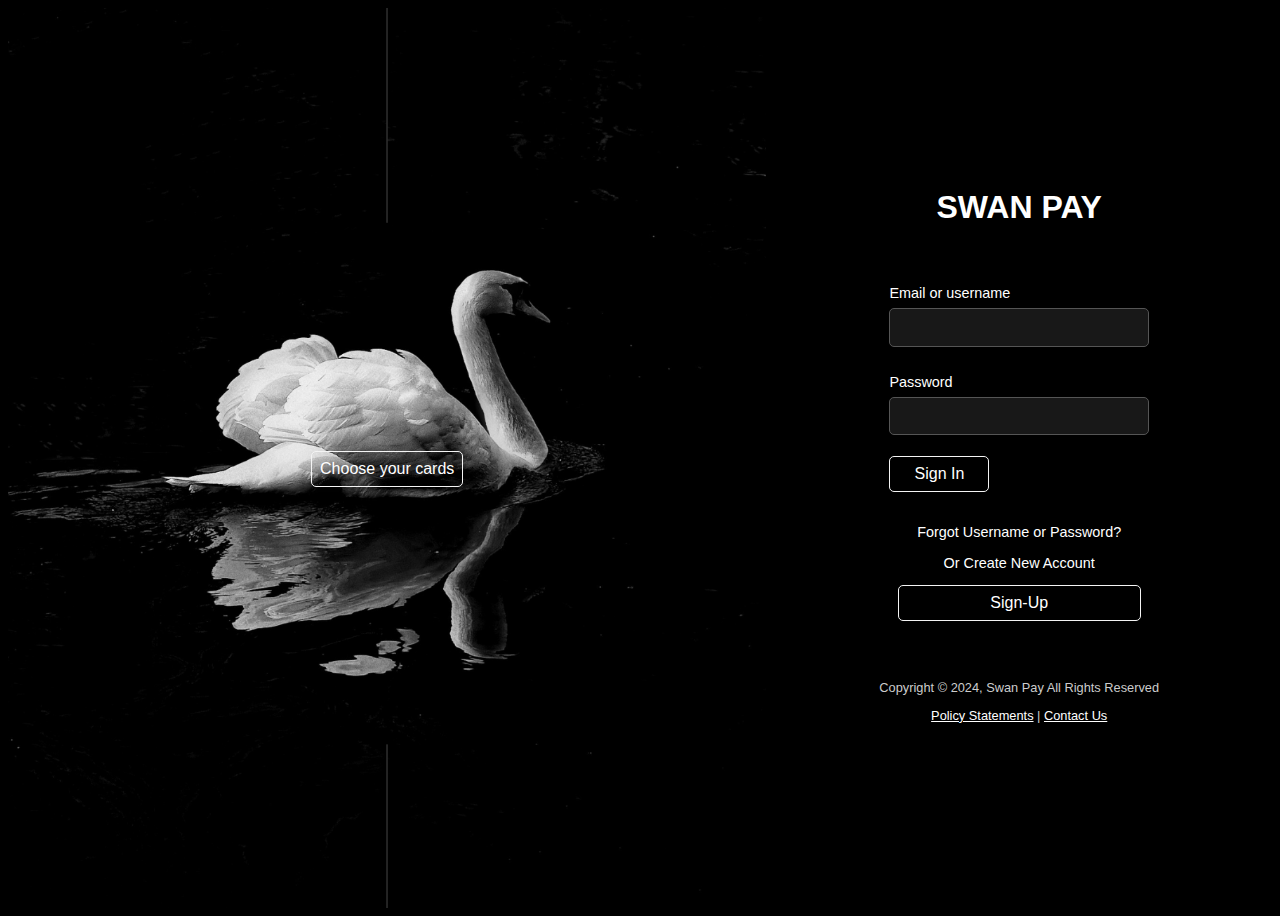
<file: index.html>
<!DOCTYPE html>
<html lang="en">
<head>
	<meta charset="UTF-8">
	<meta name="viewport" content="width=device-witdh, initial-scale=1.0">
	<meta http-equiv="X-UA-Compatible" content="ie=edge">
	<title>Flexbox Responsive Login</title>
	<link rel="stylesheet" type="text/css" href="css/styles.css">
</head>
<body>
	<div id="wrapper"> <!-- Wrapper Start -->
      <div id="left"> <!-- Left Start -->
        <div id="banner">
          <div class="banner-body">
            <h1 class="banner-text">
            </h1>
            <a href="#" class="main-button">Choose your cards</a>
        </div>
        </div>
       </div> <!-- Left End -->

      <div id="right"> <!-- Right Start -->
        <div id="entry-form">
          <h1 class="logo-text">
              SWAN PAY
            </h1>

          <form>
            <div>
              <label>Email or username</label>
              <input type="text" class="text-input" required="required" />
            </div>
            <div>
              <label>Password</label>
              <input type="password" class="text-input" required="required" />
            </div>
           <a href="home.html" class="form-main-button">Sign In</a>
          </form>
          <div class="link">
            <a href="#">Forgot Username or Password?</a>
            <a href="#">Or Create New Account</a>
          </div>
          <a href="register-page.html" class="main-button">Sign-Up</a>
        </div> 
        <footer id="main-footer">
          <p>Copyright &copy; 2024, Swan Pay All Rights Reserved</p>
          <div>
            <a href="#">Policy Statements</a> | <a href="#">Contact Us</a>
          </div>
        </footer>
      </div> <!-- Right End -->
    </div> <!-- Wrapper End -->
</body>
</html>
</file>
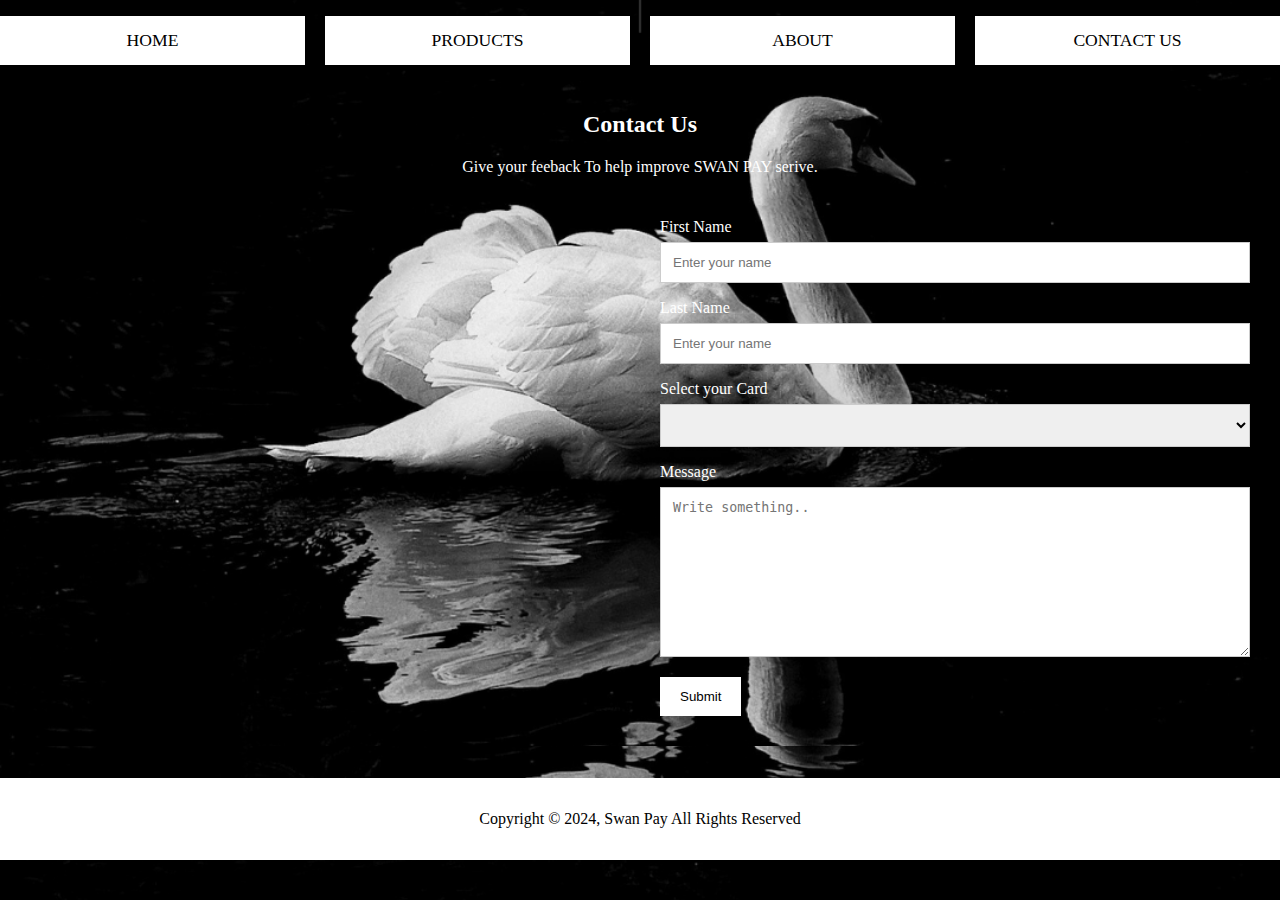
<file: contact-us.html>
<!DOCTYPE html>
<html lang="en">
<head>
	<meta charset="UTF-8">
	<meta name="viewport" content="width=device-witdh, initial-scale=1.0">
	<meta http-equiv="X-UA-Compatible" content="ie=edge">
	<title>Grid Responsive Landing</title>
	<link rel="stylesheet" type="text/css" href="css/contact-us.css">
</head>
<body>
	<div class="wrapper"> <!-- Wrapper Start -->
    
    <nav class="navigation"> <!-- Nav Start -->
      <ul>
        <li>
          <a href="home.html">Home</a>
        </li>
        <li>
          <a href="#">Products</a>
        </li>
        <li>
          <a href="#">About</a>
        </li>
        <li>
          <a href="contact-us.html">Contact Us</a>
        </li>
      </ul>
    </nav> <!-- Nav End -->
    <div class="container">
  <div style="text-align:center">
    <h2>Contact Us</h2>
    <p>Give your feeback To help improve SWAN PAY serive.</p>
  </div>
  <div class="row">
    <div class="column">
    </div>
    <div class="column">
      <form action="/action_page.php">
        <label for="fname">First Name</label>
        <input type="text" id="fname" name="firstname" placeholder="Enter your name">
        <label for="lname">Last Name</label>
        <input type="text" id="lname" name="lastname" placeholder="Enter your name">
        <label for="country">Select your Card</label>
        <select name="card">
          <option value="Student Card"></option>
          <option value="vip card">Vip Card</option>
          <option value="student card">Student Card</option>
        </select>
        <label for="subject">Message</label>
        <textarea id="subject" name="subject" placeholder="Write something.." style="height:170px"></textarea>
        <input type="submit" value="Submit">
               </form>
              </div>
         </div>
      </div>
    <footer> <!-- Footer Start -->
      <p>Copyright &copy; 2024, Swan Pay All Rights Reserved</p>
    </footer> 
  </div>
  </body>
</file>
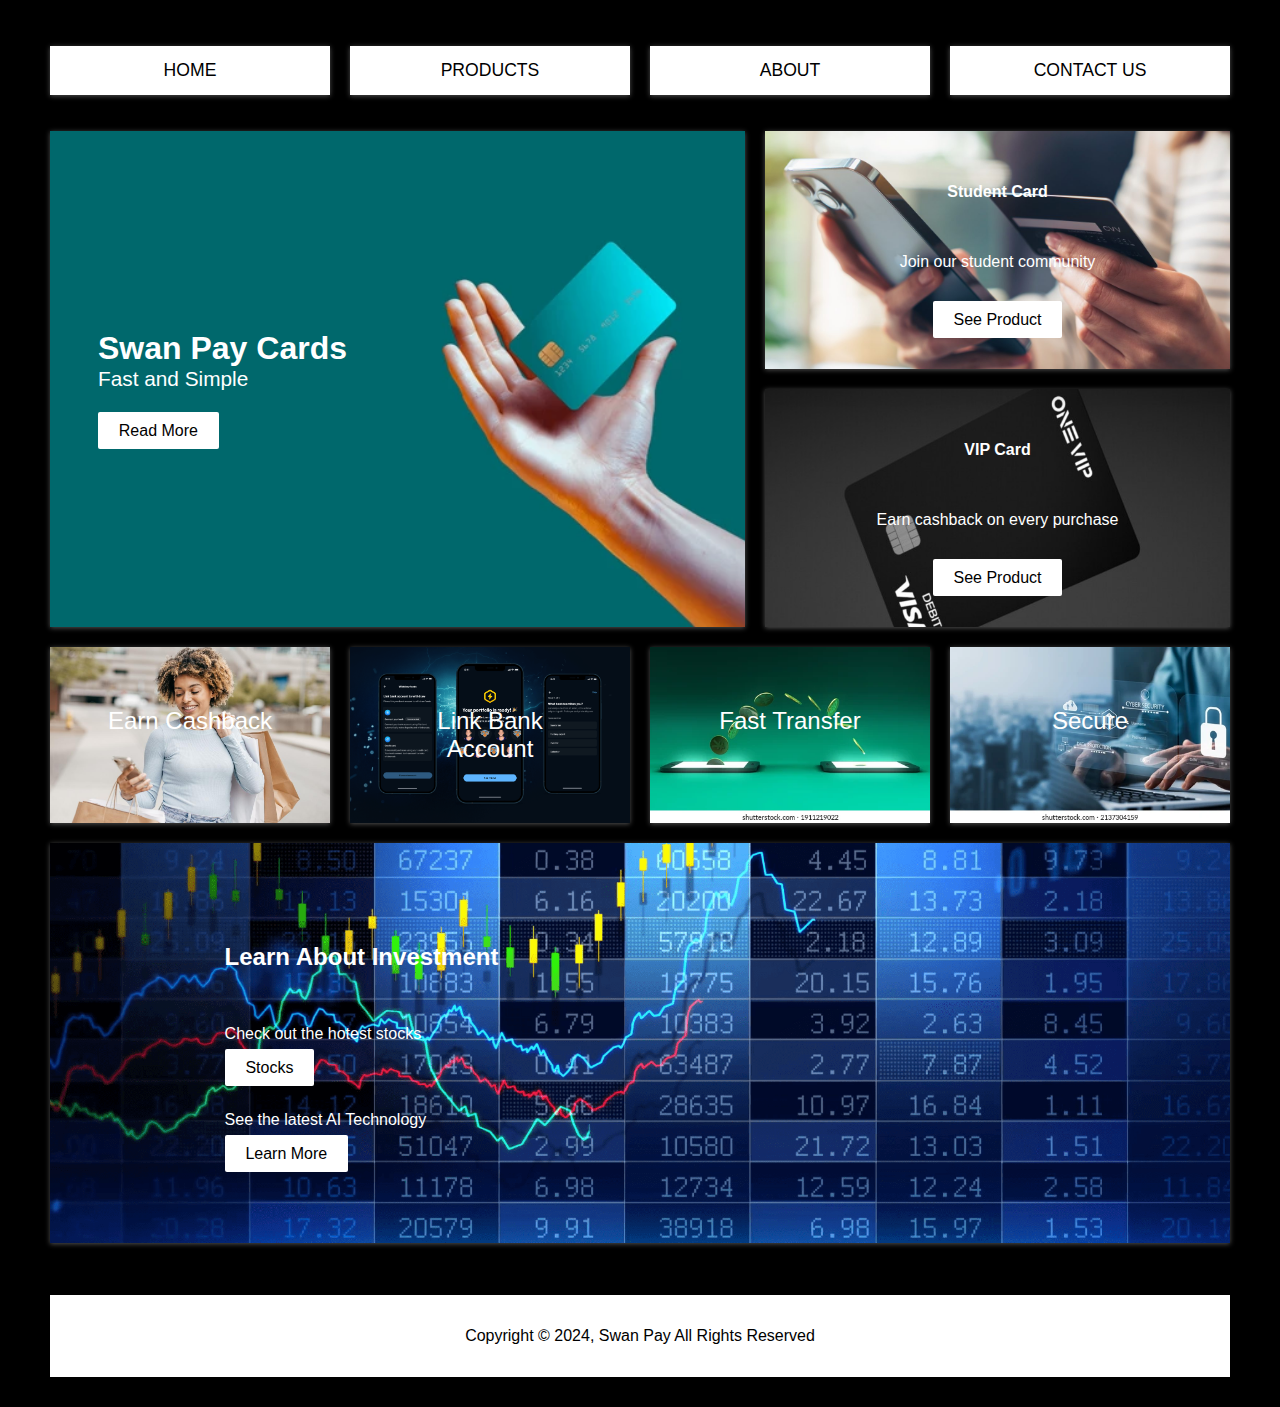
<file: home.html>
<!DOCTYPE html>
<html lang="en">
<head>
	<meta charset="UTF-8">
	<meta name="viewport" content="width=device-witdh, initial-scale=1.0">
	<meta http-equiv="X-UA-Compatible" content="ie=edge">
	<title>Grid Responsive Landing</title>
	<link rel="stylesheet" type="text/css" href="css/homestyles.css">
</head>
<body>
	<div class="wrapper"> <!-- Wrapper Start -->
    
    <nav class="navigation"> <!-- Nav Start -->
      <ul>
        <li>
          <a href="#">Home</a>
        </li>
        <li>
          <a href="#">Products</a>
        </li>
        <li>
          <a href="#">About</a>
        </li>
        <li>
          <a href="contact-us.html">Contact Us</a>
        </li>
      </ul>
    </nav> <!-- Nav End -->

    <section class="banner"> <!-- Banner Section Start -->
      <header class="poster">
        <h1>Swan Pay Cards</h1>
        <p>Fast and Simple</p>
        <a href="#" class="button">Read More</a>
      </header>
      <div class="banner-box banner-box1">
        <h4>Student Card</h4>
        <p>Join our student community</p>
        <a href="product1.html" class="button">See Product</a>
      </div>
      <div class="banner-box banner-box2">
        <h4>VIP Card</h4>
        <p>Earn cashback on every purchase</p>
        <a href="product2.html" class="button">See Product</a>
      </div>
    </section> <!-- Banner Section End -->

    <section class="info-box"> <!-- Info Section Start -->
      <div class="info" id="spec1">
        <p>Earn Cashback</p>
      </div>
      <div class="info" id="spec2">
        <p>Link Bank Account</p>
      </div>
      <div class="info" id="spec3">
        <p>Fast Transfer</p>
      </div>
      <div class="info" id="spec4">
        <p>Secure</p>
      </div>
    </section> <!-- Info Section End -->

    <section class="details"> <!-- Details Section Start -->
      <div class=details-side>
      <h2>Learn About Investment</h2>
      <div>
        <br>
        <p>Check out the hotest stocks</p>
        <a href="#" class="btn">Stocks</a>
      </div>
      <div>
        <br>
        <p>See the latest  AI Technology</p>
        <a href="#" class="btn">Learn More</a>
      </div>
    </div>
    </section> <!-- Details Section End -->

    <footer> <!-- Footer Start -->
      <p>Copyright &copy; 2024, Swan Pay All Rights Reserved</p>
    </footer> <!-- Footer End -->

  </div> <!-- Wrapper End -->
</body>
</html>
</file>
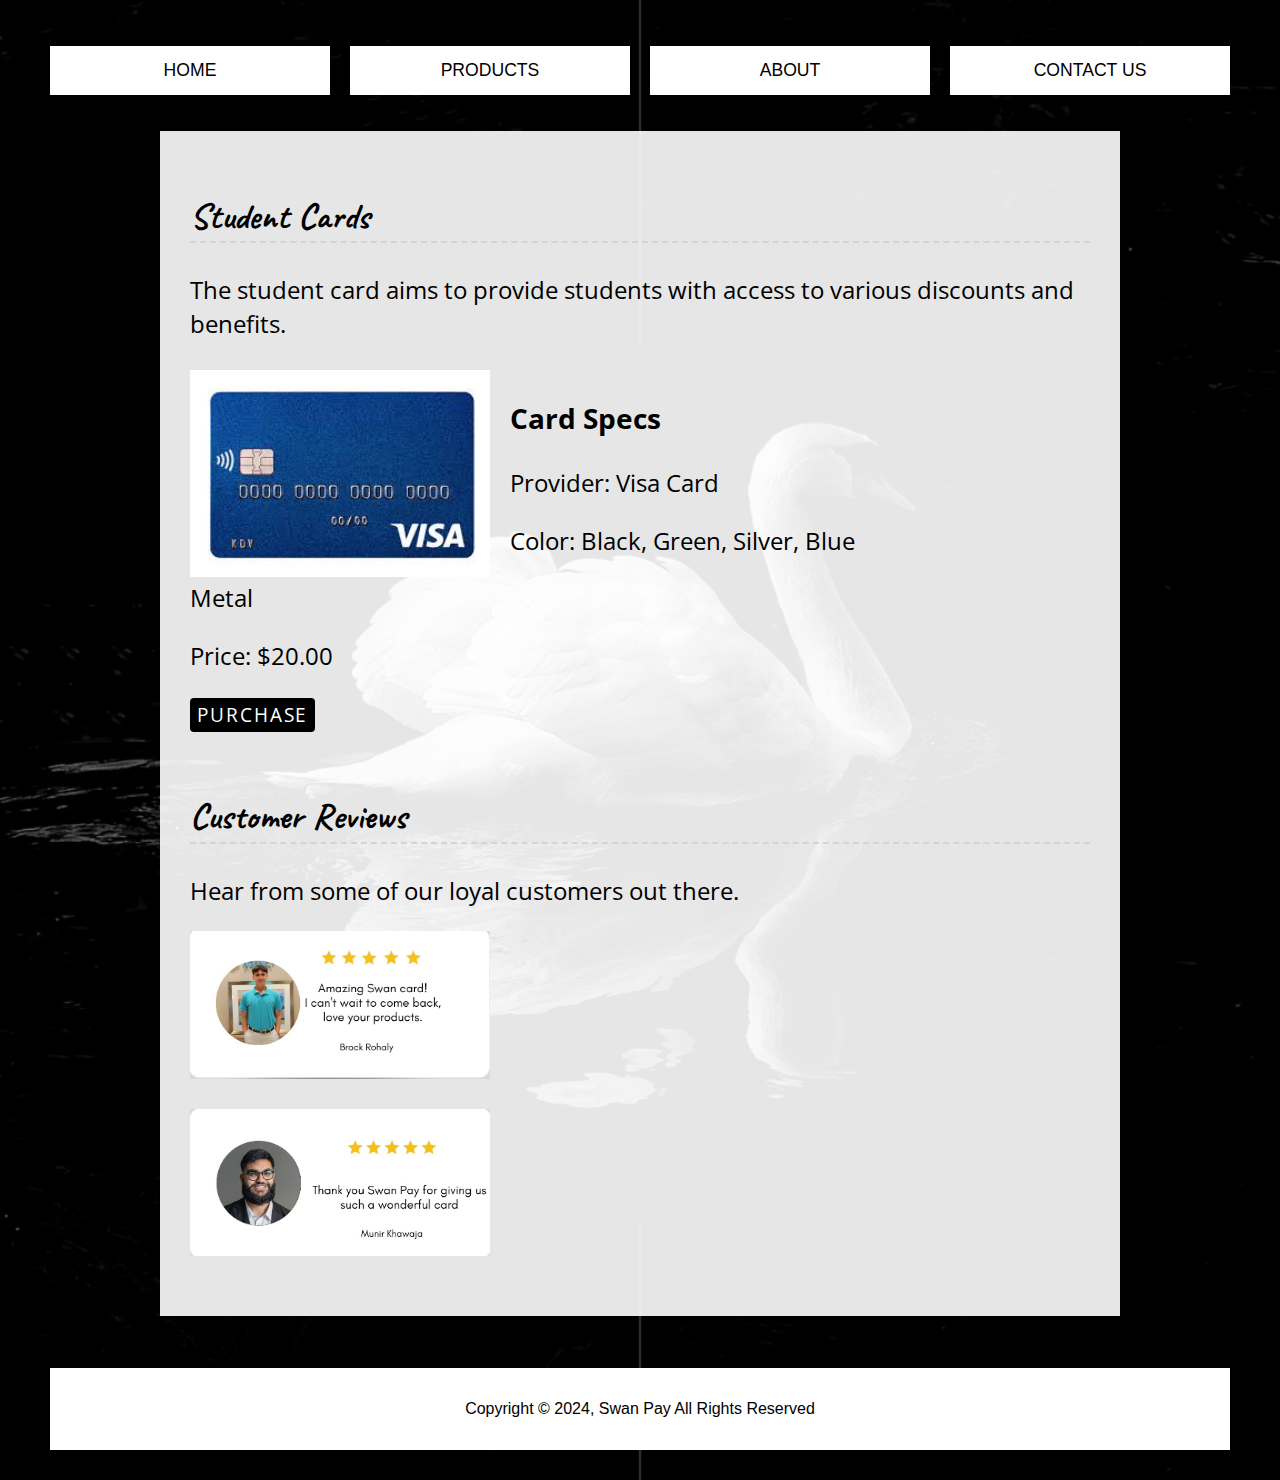
<file: product1.html>
<!DOCTYPE html>
<html lang="en">
<head>
	<meta charset="UTF-8">
	<meta name="viewport" content="width=device-witdh, initial-scale=1.0">
	<meta http-equiv="X-UA-Compatible" content="ie=edge">
	<title>Grid Responsive Landing</title>
    <link rel="preconnect" href="https://fonts.googleapis.com">
    <link rel="preconnect" href="https://fonts.gstatic.com" crossorigin>
    <link href="https://fonts.googleapis.com/css2?family=Caveat&family=Open+Sans&display=swap" rel="stylesheet">
	<link rel="stylesheet" type="text/css" href="css/PR1styles.css">
</head>
<body>
    <div class="wrapper"> <!-- Wrapper Start -->
    
        <nav class="navigation"> <!-- Nav Start -->
          <ul>
            <li>
              <a href="home.html">Home</a>
            </li>
            <li>
              <a href="#">Products</a>
            </li>
            <li>
              <a href="#">About</a>
            </li>
            <li>
              <a href="contact-us.html">Contact Us</a>
            </li>
          </ul>
        </nav> <!-- Nav End -->

        <section class="resume-section">
         <h2>Student Cards</h2>
         <p>The student card aims to provide students with access to various discounts and benefits.</p>

         <div class="project-wrapper">
         <section class="project-item">
            <img src="../images/studentcard.jpeg" alt="student card">
            <h3>Card Specs</h3>
            <p>Provider: Visa Card
            </p>
            <p>Color: Black, Green, Silver, Blue
            </p>
            <p>Metal
            </p>
            <p>Price: $20.00
            </p>
            <a class="bttm" href="#">Purchase</a>
        </section>
         <section class="project-item">
            <h2>Customer Reviews</h2>
            <p>Hear from some of our loyal customers out there.</p>
            <img src="../images/brock.jpeg" alt="Brock's testimonial">
        </section>
        <section class="project-item">
              <img src="../images/munir.jpeg" alt="Munir's testimonial">
        </section>
      </div>
    </section>
        <footer> <!-- Footer Start -->
            <p>Copyright &copy; 2024, Swan Pay All Rights Reserved</p>
          </footer> <!-
    </div>
</body>
</file>
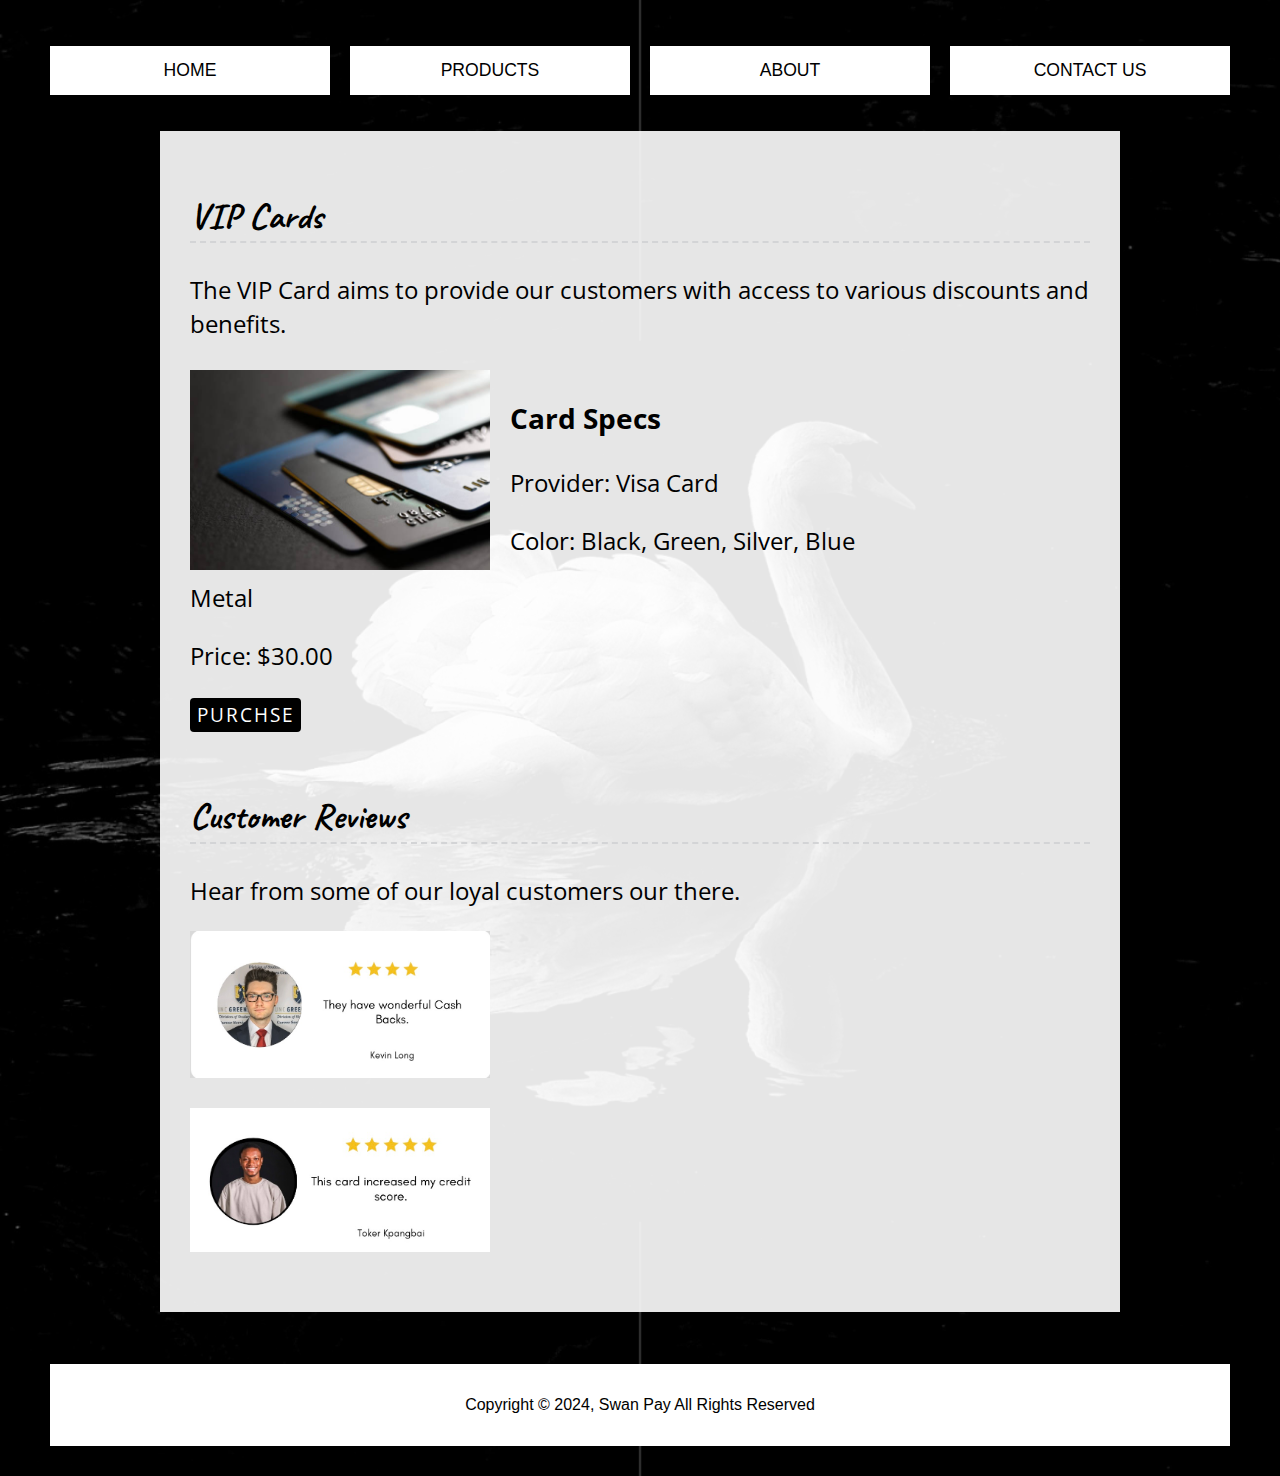
<file: product2.html>
<!DOCTYPE html>
<html lang="en">
<head>
	<meta charset="UTF-8">
	<meta name="viewport" content="width=device-witdh, initial-scale=1.0">
	<meta http-equiv="X-UA-Compatible" content="ie=edge">
	<title>Grid Responsive Landing</title>
    <link rel="preconnect" href="https://fonts.googleapis.com">
    <link rel="preconnect" href="https://fonts.gstatic.com" crossorigin>
    <link href="https://fonts.googleapis.com/css2?family=Caveat&family=Open+Sans&display=swap" rel="stylesheet">
	<link rel="stylesheet" type="text/css" href="css/PR1styles.css">
</head>
<body>
    <div class="wrapper"> <!-- Wrapper Start -->
    
        <nav class="navigation"> <!-- Nav Start -->
          <ul>
            <li>
              <a href="home.html">Home</a>
            </li>
            <li>
              <a href="#">Products</a>
            </li>
            <li>
              <a href="#">About</a>
            </li>
            <li>
              <a href="contact-us.html">Contact Us</a>
            </li>
          </ul>
        </nav> <!-- Nav End -->

        <section class="resume-section">
            <h2>VIP Cards</h2>
            <p>The VIP Card aims to provide our customers with access to various discounts and benefits. </p>
    
            <div class="project-wrapper">
              <section class="project-item">
                <img src="../images/vipcards.jpeg"  alt="investment">
                <h3>Card Specs</h3>
                <p>Provider: Visa Card
              </p>
              <p>Color: Black, Green, Silver, Blue
              </p>
              <p>Metal
              </p>
              <p>Price: $30.00
              </p>
                <a class="bttm" href="#">Purchse</a>
              </section>
              <section class="project-item">
                <h2>Customer Reviews</h2>
                <p>Hear from some of our loyal customers our there.</p>
                <img src="../images/kevin-2.jpeg"  alt="tesimages/brock.jpegtimonials">
             
              </section>
              <section class="project-item">
                <img src="../images/toker.jpeg"  alt="tesimages/brock.jpegtimonials">
              </section>
            </div>

          </section>

          <footer> <!-- Footer Start -->
            <p>Copyright &copy; 2024, Swan Pay All Rights Reserved</p>
          </footer> <!-- Footer ends -->
    </div>
</body>
</file>
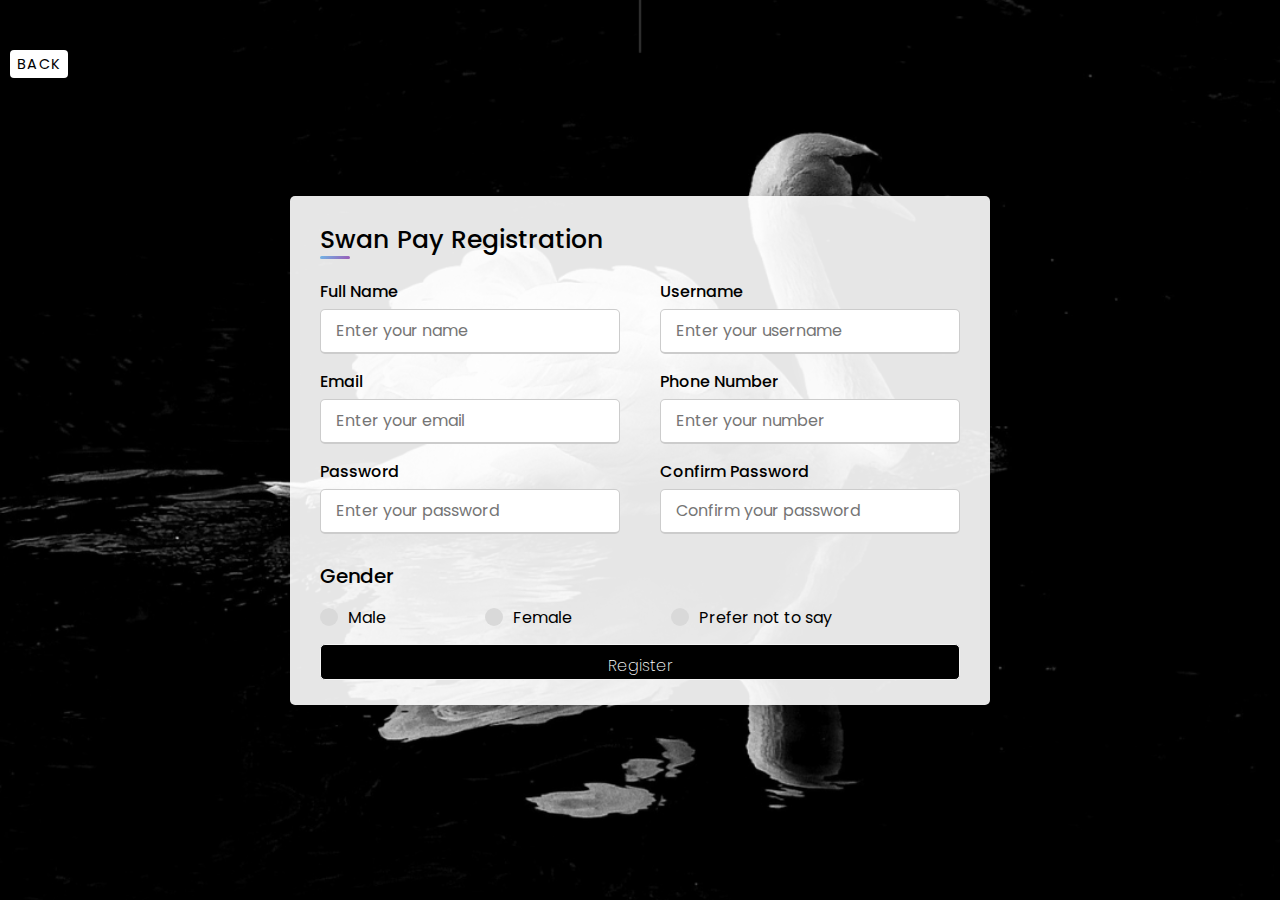
<file: register-page.html>
<!DOCTYPE html>
<html lang="en" dir="ltr">
  <head>
    <meta charset="UTF-8">
    <!---<title> Responsive Registration Form | CodingLab </title>--->
    <link rel="stylesheet" type="text/css" href="css/RFstyles.css">
     <meta name="viewport" content="width=device-width, initial-scale=1.0">
     <title>Registration Form</title>
   </head>
<body>
  <div class="container">
    <div class="title">Swan Pay Registration</div>
    <div class="content">
        <a class="return-button" href="index.html">Back</a>
      <form action="#">
        <div class="user-details">
          <div class="input-box">
            <span class="details">Full Name</span>
            <input type="text" placeholder="Enter your name" required>
          </div>
          <div class="input-box">
            <span class="details">Username</span>
            <input type="text" placeholder="Enter your username" required>
          </div>
          <div class="input-box">
            <span class="details">Email</span>
            <input type="text" placeholder="Enter your email" required>
          </div>
          <div class="input-box">
            <span class="details">Phone Number</span>
            <input type="text" placeholder="Enter your number" required>
          </div>
          <div class="input-box">
            <span class="details">Password</span>
            <input type="text" placeholder="Enter your password" required>
          </div>
          <div class="input-box">
            <span class="details">Confirm Password</span>
            <input type="text" placeholder="Confirm your password" required>
          </div>
        </div>
        <div class="gender-details">
          <input type="radio" name="gender" id="dot-1">
          <input type="radio" name="gender" id="dot-2">
          <input type="radio" name="gender" id="dot-3">
          <span class="gender-title">Gender</span>
          <div class="category">
            <label for="dot-1">
            <span class="dot one"></span>
            <span class="gender">Male</span>
          </label>
          <label for="dot-2">
            <span class="dot two"></span>
            <span class="gender">Female</span>
          </label>
          <label for="dot-3">
            <span class="dot three"></span>
            <span class="gender">Prefer not to say</span>
            </label>
          </div>
        </div>
        <div class="button">
          <a href="home.html">Register</a>
        </div>
      </form>
    </div>
  </div>
</body>
</html>
</file>
<file: css/styles.css>
/* index css*/
* {
    box-sizing: border-box;
}

body {
    font-family: Arial, sans-serif;
    color: #fff;
    overflow: hidden;
    background-color: black;
}

#wrapper {
    display: flex;
    flex-direction: row;
}

#left{
    flex: 6;
}

#right{
    flex: 4;
    display: flex;
    flex-direction: column;
    align-items: center;
    justify-content: center;
    height: 100vh;

}

.main-button {
    padding: 0.5em;
    height: 2.25em;
    display: block;
    border: 1px solid #f4f4f4;
    border-radius: 5px;
    font-weight: 200;
    color: #fff;
    text-decoration: none;
    text-align: center;
}

.main-button:hover {
    border-color: #80bfff;
    color: #80bfff;
}
.form-main-button {
    padding: 0.5em;
    height: 2.25em;
    display: block;
    border: 1px solid #f4f4f4;
    border-radius: 5px;
    font-weight: 200;
    color: #fff;
    text-decoration: none;
    text-align: center;
    width:100px;
}

.form-main-button:hover{
    border-color: #80bfff;
    color: #80bfff;
}

#banner {
    display:flex;
    justify-content: center;
    align-items: center;
    height: 100vh;
    text-align: center;
    background: url("../images/swan-left.png") no-repeat center center /  cover;

}

#banner .main-button {
    width: 100%;
    height: 70%;
    margin: auto;
}

#entry-form{
    display: flex;
    flex-direction: column;
    justify-content: center;
    align-items: center;
    width: 80%;
    padding-bottom: 0.5em;

}

#entry-form form{
    width: 80%;
    padding-bottom: 3em;
    padding: 2em;
}

#entry-form .logo{
    margin-bottom: 8vh;
    align-content: center;
}

#entry-form label{
    font-size: 0.9em;
    line-height: 2em;
    font-weight: 500;
}

#entry-form .text-input{
    margin-bottom: 1.3rem;
    width: 100%;
    border-radius: 5px;
    background: #181818;
    border: 1px solid #555;
    color: #ccc;
    padding: 0.5rem 1rem;
    line-height:1.3rem;

}

#entry-form .form-button .link{
    width: 60%;
}
#entry-form .form-button a{
    display: block;
    color: #fff;
    text-decoration: none;
    margin: 1em;
    text-align: center;
    font-size: 0.9em;
    color: #181818;
}

#entry-form .main-button, .link{
    width: 60%;
}

#entry-form .link a{
    display: block;
    color: #fff;
    text-decoration: none;
    margin-bottom: 1em;
    text-align: center;
    font-size: 0.9em;
}

#main-footer {
    color: #ccc;
    text-align: center;
    font-size: 0.8em;
    max-width: 80%;
    padding-top: 1em;
    margin-top: 2em;
    margin-bottom: 2em;
}
#main-footer a{
    color: white;
    text-decoration: underline;
}

/*Media Query*/

@media (max-width: 1200px){

    #left{
        flex: 1;
    }

    #right{
        flex:1;
    }
}

@media (max-width: 750px){
    body{
        overflow: auto;
        background: url("../images/swan-left.png") no-repeat center center /  cover;
    }

    #left {
        display: none;
    }
}
</file>
<file: css/contact-us.css>
}

.wrapper {
    display: grid;
    grid-gap: 20px;
  }
  
  .navigation ul {
    display: grid;
    grid-gap: 20px;
    padding: 0;
    list-style: none;
    grid-template-columns: repeat(4, 1fr);
  }
  
  .navigation a {
    background: white;
    display: block;
    text-decoration: none;
    padding: 0.8em;
    text-align: center;
    color: black;
    text-transform: uppercase;
    font-size: 1.1em;
    box-shadow: var(--shadow);
  }
  
  .navigation a:hover {
    border-color: #80bfff;
    color: #80bfff;
  }

body {
	max-width: 100%;
	margin: 0;
	padding: 0;
	background: url("../images/swan-left.png") no-repeat center center /  cover;

}
* {
  box-sizing: border-box;
}

/* Style inputs */
input[type=text], select, textarea {
  width: 100%;
  padding: 12px;
  border: 1px solid #ccc;
  margin-top: 6px;
  margin-bottom: 16px;
  resize: vertical;
}

input[type=submit] {
  background-color: white;
  color: black;
  padding: 12px 20px;
  border: none;
  cursor: pointer;
}

input[type=submit]:hover {
   border-color: #80bfff;
    color: #80bfff;
}

/* Style the container/contact section */
.container {
  border-radius: 5px;
  padding: 10px;
  background: url("../images/swan-left.png") no-repeat center center /  cover;
  color: white;
}

/* Create two columns that float next to eachother */
.column {
  float: left;
  width: 50%;
  margin-top: 6px;
  padding: 20px;
}

/* Clear floats after the columns */
.row:after {
  content: "";
  display: table;
  clear: both;
}

/* Responsive layout - when the screen is less than 600px wide, make the two columns stack on top of each other instead of next to each other */
@media screen and (max-width: 600px) {
  .column, input[type=submit] {
    width: 100%;
    margin-top: 0;
  }
}

footer {
    margin-top: 2em;
    background: white;
    color: black;
    text-align: center;
    padding: 1em;
  }
   @media (max-width: 700px) {
   	.navigation ul {
      grid-template-columns: 1fr;
    }
   }
</file>
<file: css/homestyles.css>
:root {
    --dark: #0f2044;
    --yellow: #cc8800;
    --light: #bec0c2;
    --poster: white;
    --shadow: 0 1px 5px rgba(104, 104, 104, 0.8);
  }
  
  html {
    box-sizing: border-box;
    font-family: Arial, Helvetica, sans-serif;
    color: black;
  }
  
  body {
    background: black;
    margin: 30px 50px;
  }
  
  .button {
    background: white;
    color: black;
    padding: 0.6em 1.3em;
    text-decoration: none;
    border: 0;
    border-radius: 2px;
  }

  .button a:hover {
    border-color: #80bfff;
    color: #80bfff;
  }

  .btn {
    background:white;
    color: black;
    padding: 0.6em 1.3em;
    text-decoration: none;
    border: 0;
    border-radius: 2px;
  }
  img {
    max-width: 100%;
  }
  
  .wrapper {
    display: grid;
    grid-gap: 20px;
  }
  
  .navigation ul {
    display: grid;
    grid-gap: 20px;
    padding: 0;
    list-style: none;
    grid-template-columns: repeat(4, 1fr);
  }
  
  .navigation a {
    background: white;
    display: block;
    text-decoration: none;
    padding: 0.8em;
    text-align: center;
    color: black;
    text-transform: uppercase;
    font-size: 1.1em;
    box-shadow: var(--shadow);
  }
  
  .navigation a:hover {
    border-color: #80bfff;
    color: #80bfff;
  }
  
  .banner {
    display: grid;
    grid-gap: 20px;
    grid-template-areas:
      'poster poster banner-box1'
      'poster poster banner-box2';
  }
  
  .poster {
    grid-area: poster;
    min-height: 400px;
    background: url(../images/posterpic.webp) center center / cover;
    background-size: cover;
    background-position: center;
    padding: 3em;
    display: flex;
    flex-direction: column;
    align-items: start;
    justify-content: center;
    box-shadow: var(--shadow);
  }
  
  .poster h1 {
    font-size: 2em;
    margin-bottom: 0;
    color: var(--poster);
  }
  
  .poster p {
    font-size: 1.3em;
    margin-top: 0;
    color: var(--poster);
  }
  
  .banner-box {
    background: var(--dark);
    display: grid;
    align-items: center;
    justify-items: center;
    box-shadow: var(--shadow);
    padding: 1.5em;
  }
  
  .banner-box1 {
    grid-area: banner-box1;
    background: url(../images/studentpic.jpg) center center / cover;
    color: white;
  }
  
  .banner-box2 {
    grid-area: banner-box2;
    background: url(../images/vipcard.jpeg) center center / cover;
    color: white;
  }
  
  .info-box {
    display: grid;
    grid-gap: 20px;
    grid-template-columns: repeat(auto-fit, minmax(200px, 1fr));
  }
  
  .info {
    background: var(--dark);
    text-align: center;
    padding: 1.5em 2em;
    box-shadow: var(--shadow);
    background-color: white;
  }

  #spec1 {
    background: url(../images/spec4.jpeg) center center / cover;
    color: white;
    font-size: 1.5em;
    font-weight: 200px;
  }

  #spec2 {
    background: url(../images/spec2.png) center center / cover;
    color: white;
    font-size: 1.5em;
    font-weight: 200px;
  }


  #spec3 {
    background: url(../images/spec3.webp) center center / cover;
    color: white;
    font-size: 1.5em;
    font-weight: 200px;
  }


  #spec4 {
    background: url(../images/spec1.webp) center center / cover;
    color: white;
    font-size: 1.5em;
    font-weight: 200px;
  }
  
  .details {
    background: var(--dark) center center / cover;
    background-color: white;
    box-shadow: var(--shadow);
    display: grid;
    grid-gap: 30px;
    grid-template-columns: repeat(2, 1fr);
    background: url(../images/investment1.webp) center center / cover;
    color: white;
    font-size: 1em;
    font-weight: 200px;
    padding: 3rem;
    
  }
  
  .details-side{
    display: grid;
    padding: 2em;
    align-items: center;
    justify-content: center;
    
  }
  
  
  footer {
    margin-top: 2em;
    background: white;
    color: black;
    text-align: center;
    padding: 1em;
  }
  
  
  /* Media Queries */
  @media (max-width: 700px) {
    .banner {
      grid-template-areas:
        'poster poster'
        'banner-box1 banner-box2';
    }
  
    .poster h1 {
      font-size: 2em;
    }
  
    .navigation ul {
      grid-template-columns: 1fr;
    }
  
    .details {
      grid-template-columns: 1fr;
    }
  
    .details .button {
      display: block;
      text-align: center;
      margin: auto;
    }
  }
  
  @media (max-width: 500px) {
    .banner {
      grid-template-areas:
        'poster'
        'banner-box1'
        'banner-box2';
    }
  }
</file>
<file: css/PR1styles.css>
html {
    box-sizing: border-box;
    font-family: Arial, Helvetica, sans-serif;
    color: black;
  }
  
  body {
    background: url("../images/swan-left.png") no-repeat center center /  cover;
    margin: 30px 50px;
  }

  .wrapper {
    display: grid;
    grid-gap: 20px;
  }
  
  .navigation ul {
    display: grid;
    grid-gap: 20px;
    padding: 0;
    list-style: none;
    grid-template-columns: repeat(4, 1fr);
  }
  
  .navigation a {
    background: white;
    display: block;
    text-decoration: none;
    padding: 0.8em;
    text-align: center;
    color: black;
    text-transform: uppercase;
    font-size: 1.1em;
    box-shadow: var(--shadow);
  }
  
  .navigation a:hover {
    border-color: #80bfff;
    color: #80bfff;
  }

  @media (max-width: 700px) {
    .navigation ul {
        grid-template-columns: 1fr;
      }
  }

  .resume-section {
    background: rgb(255 255 255 / 0.9);
    margin: 0;
    font-family: 'Open Sans', sans-serif;
    font-size: 1.5rem;
    line-height: 1.4;
}

.resume-section {
    margin: 0 auto;
    padding: 30px;
    max-width: 900px;
    
}
.resume-section h2 {
    border-bottom: 2px dashed #d3d4d6;
    font-family: 'Caveat', cursive;
}

.bttm {
    background: black;
    color: white;
    text-decoration: none;
    text-transform: uppercase;
    font-size: 1.2rem;
    display: inline-block;
    padding: 7px;
    letter-spacing: 0.1em;
    line-height: 1;
    border-radius: 4px;
}

/* links */
.bttm a{
    color: #204064;
}
.bttm a:hover {
    color: #bcaa96;
    text-decoration: none;
}


@media screen and (max-width: 500px) {
    h1 {
        font-size: 5rem;
    }
    h2 {
        font-size: 2.6rem;
    }
}
.project-item {
    margin: 30px 0;
}
.project-item img {
    width: 300px;
}
@media screen and (min-width:860px) {
    .project-item {
        display: flow-root;
    }
    .project-item img {
        float: left;
        margin-right: 20px;
    }
}
@media screen and (min-width:650px) and (max-width:859px) {
    .project-wrapper {
        display: grid;
        grid-template-columns: repeat(2, 1fr);
        column-gap: 20px;
    }
    .project-item img {
        width: 100%;
    }
}
@media screen and (max-width:500px){
    .project-item img {
        width: 100%;
        margin-bottom: 10px;
    }
}

footer {
    margin-top: 2em;
    background: white;
    color: black;
    text-align: center;
    padding: 1em;
  }
</file>
<file: css/RFstyles.css>
/* registration form css*/
@import url('https://fonts.googleapis.com/css2?family=Poppins:wght@200;300;400;500;600;700&display=swap');
*{
  margin: 0;
  padding: 0;
  box-sizing: border-box;
  font-family: 'Poppins',sans-serif;
}
body{
  height: 100vh;
  display: flex;
  justify-content: center;
  align-items: center;
  padding: 10px;
  background-color: black;
  background: url("../images/swan-left.png") no-repeat center center /  cover;
}
.return-button {
    position: fixed;
    top: 50px;
    left: 10px;
    background: white;
    color: black;
    text-decoration: none;
    text-transform: uppercase;
    font-size: .9rem;
    display: inline-block;
    padding: 7px;
    letter-spacing: 0.1em;
    line-height: 1;
    border-radius: 4px;
}
}
@media screen and (max-width: 1200px){
    .return-button {
        position: absolute;
        
    }
}
.container{
  max-width: 700px;
  width: 100%;
  background-color: #fff;
  padding: 25px 30px;
  border-radius: 5px;
  box-shadow: 0 5px 10px rgba(0,0,0,0.15);
  background: rgb(255 255 255 / 0.9);
}
.container .title{
  font-size: 25px;
  font-weight: 500;
  position: relative;
}
.container .title::before{
  content: "";
  position: absolute;
  left: 0;
  bottom: 0;
  height: 3px;
  width: 30px;
  border-radius: 5px;
  background: linear-gradient(135deg, #71b7e6, #9b59b6);
}
.content form .user-details{
  display: flex;
  flex-wrap: wrap;
  justify-content: space-between;
  margin: 20px 0 12px 0;
}
form .user-details .input-box{
  margin-bottom: 15px;
  width: calc(100% / 2 - 20px);
}
form .input-box span.details{
  display: block;
  font-weight: 500;
  margin-bottom: 5px;
}
.user-details .input-box input{
  height: 45px;
  width: 100%;
  outline: none;
  font-size: 16px;
  border-radius: 5px;
  padding-left: 15px;
  border: 1px solid #ccc;
  border-bottom-width: 2px;
  transition: all 0.3s ease;
}
.user-details .input-box input:focus,
.user-details .input-box input:valid{
  border-color: black;
}
 form .gender-details .gender-title{
  font-size: 20px;
  font-weight: 500;
 }
 form .category{
   display: flex;
   width: 80%;
   margin: 14px 0 ;
   justify-content: space-between;
 }
 form .category label{
   display: flex;
   align-items: center;
   cursor: pointer;
 }
 form .category label .dot{
  height: 18px;
  width: 18px;
  border-radius: 50%;
  margin-right: 10px;
  background: #d9d9d9;
  border: 5px solid transparent;
  transition: all 0.3s ease;
}
 #dot-1:checked ~ .category label .one,
 #dot-2:checked ~ .category label .two,
 #dot-3:checked ~ .category label .three{
   background-color: black;
   border-color: #d9d9d9;
 }
 form input[type="radio"]{
   display: none;
 }

.button {
    padding: 0.5em;
    height: 2.25em;
    display: block;
    border: 1px solid #f4f4f4;
    border-radius: 5px;
    font-weight: 200;
    color:white;
    background-color: black;
    text-decoration: none;
    text-align: center;
}

.button:hover {
    border-color: #80bfff;
    color: #80bfff;
}
  
.button a{
    color: white;
    text-decoration: none;
    text-align: center;
    justify-content: center;
  }

 
 @media(max-width: 584px){
 .container{
  max-width: 100%;
}
form .user-details .input-box{
    margin-bottom: 15px;
    width: 100%;
  }
  form .category{
    width: 100%;
  }
  .content form .user-details{
    max-height: 300px;
    overflow-y: scroll;
  }
  .user-details::-webkit-scrollbar{
    width: 5px;
  }
  }
  @media(max-width: 459px){
  .container .content .category{
    flex-direction: column;
  }
}
</file>
